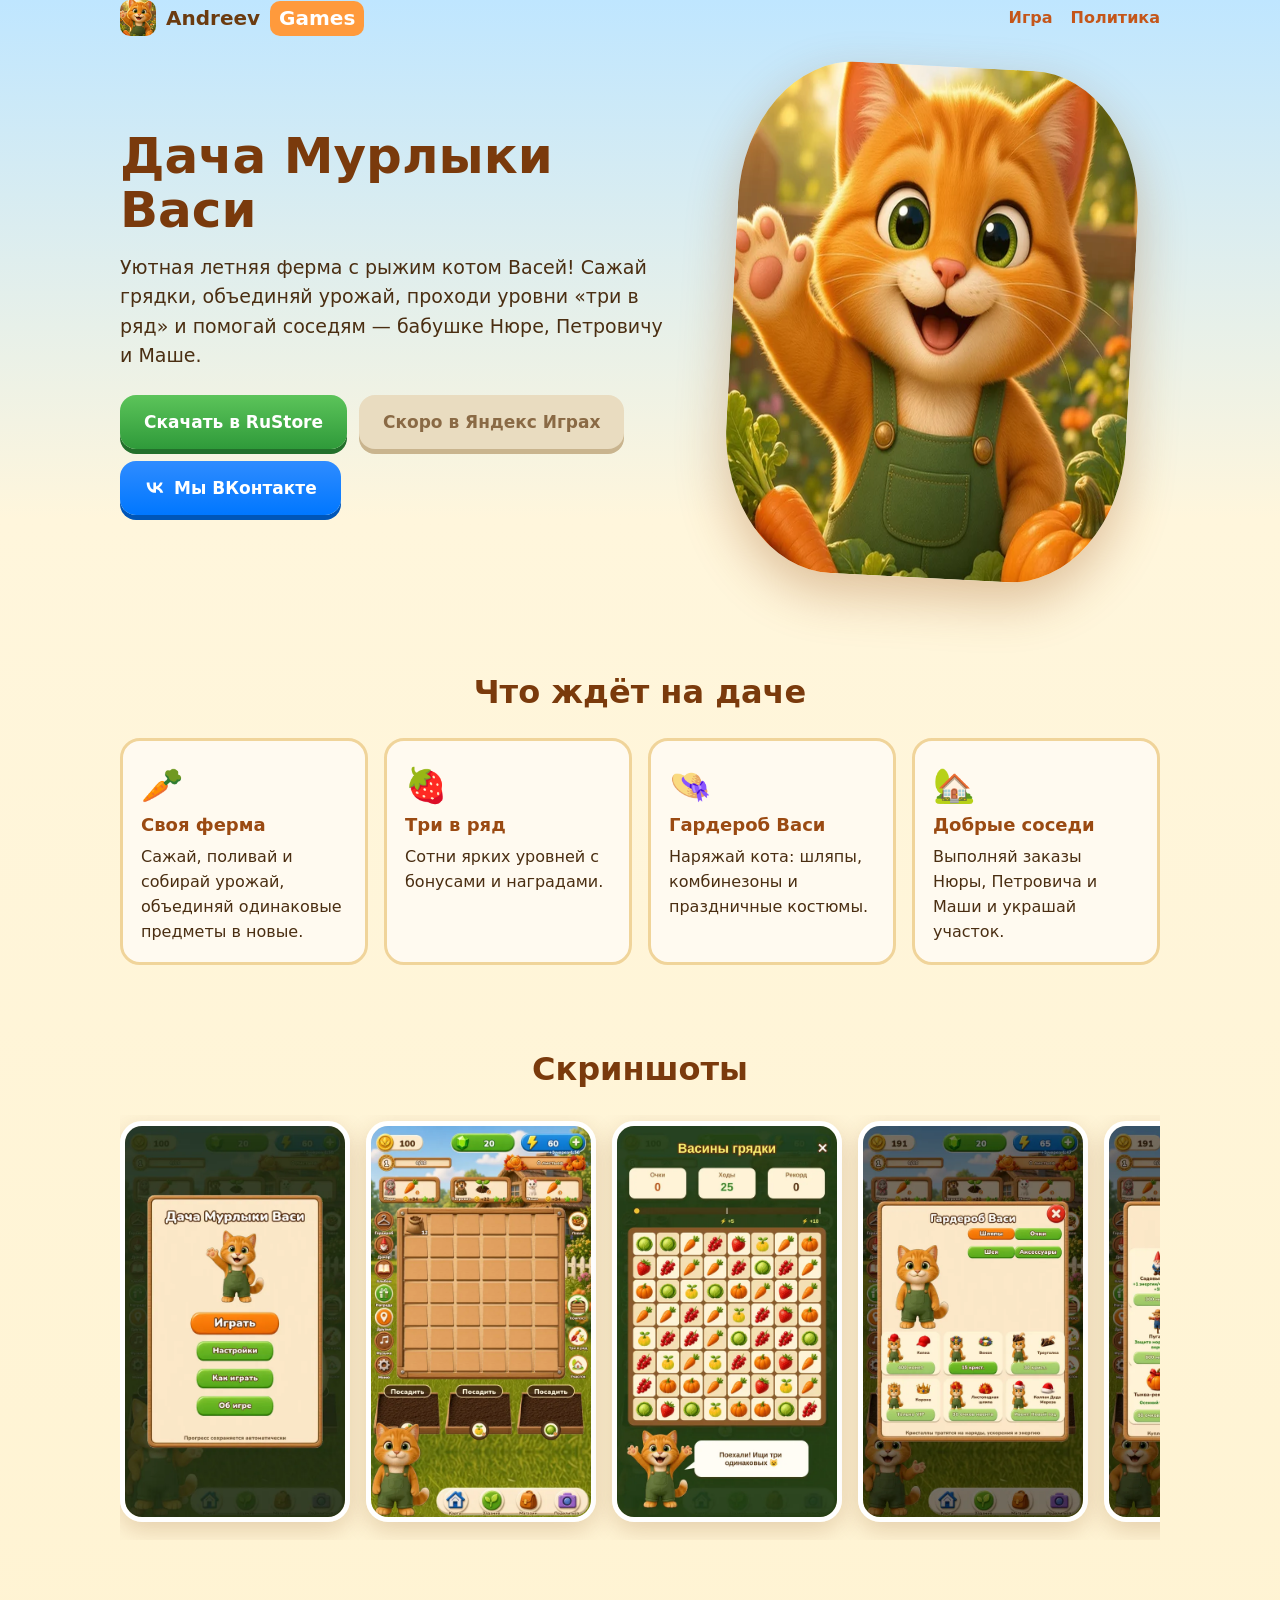
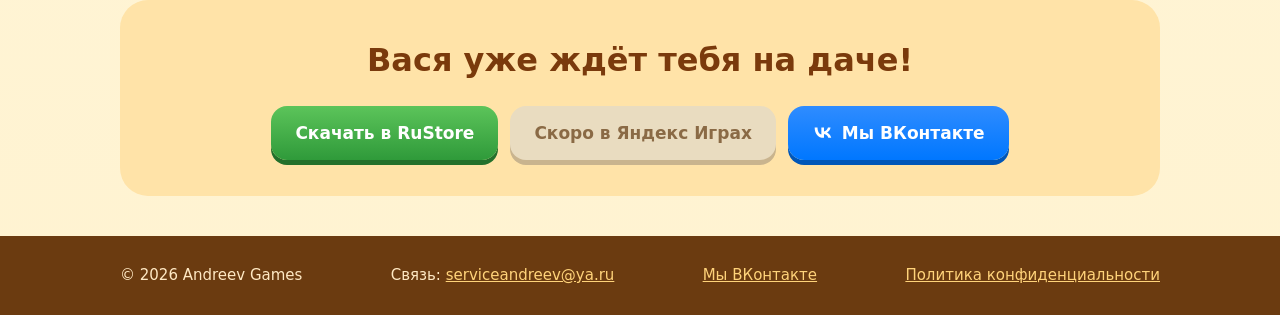
<file: index.html>
<!doctype html><html lang="ru"><head><meta charset="utf-8"><meta name="viewport" content="width=device-width,initial-scale=1"><link rel="icon" href="favicon.png"><link rel="stylesheet" href="style.css"><title>Andreev Games — «Дача Мурлыки Васи»</title><meta name="description" content="Уютная ферма-головоломка с рыжим котом Васей: грядки, слияние, «три в ряд» и добрые соседи."></head><body>
<header class="w"><a class="logo" href="./"><img src="favicon.png" width="36" height="36" alt="" style="border-radius:10px"> Andreev <span>Games</span></a><nav><a href="./#game">Игра</a><a href="privacy.html">Политика</a></nav></header>
<main class="w">
<div class="hero" id="game"><div><h1>Дача Мурлыки Васи</h1><p>Уютная летняя ферма с рыжим котом Васей! Сажай грядки, объединяй урожай, проходи уровни «три в ряд» и помогай соседям — бабушке Нюре, Петровичу и Маше.</p><div class="btns"><a class="btn" href="https://www.rustore.ru/catalog/app/ru.dachavasya.game" target="_blank" rel="noopener">Скачать в RuStore</a><span class="btn soon">Скоро в Яндекс Играх</span><a class="btn vk" href="https://vk.ru/dacha_vasya" target="_blank" rel="noopener"><svg viewBox="0 0 24 24" width="22" height="22" aria-hidden="true"><path fill="currentColor" d="M12.8 17.3C6.6 17.3 3 13 2.9 6h3.1c.1 5.1 2.4 7.3 4.2 7.7V6h2.9v4.4c1.8-.2 3.7-2.2 4.3-4.4h2.9c-.5 2.7-2.5 4.7-3.9 5.5 1.4.7 3.7 2.4 4.6 5.8h-3.2c-.7-2.2-2.4-3.9-4.7-4.1v4.1h-.3z"/></svg>Мы ВКонтакте</a></div></div><img class="icon" src="img/icon.webp" width="512" height="512" alt="Кот Вася"></div>
<section><h2>Что ждёт на даче</h2><div class="cards">
<div class="card"><div class="e">🥕</div><b>Своя ферма</b>Сажай, поливай и собирай урожай, объединяй одинаковые предметы в новые.</div>
<div class="card"><div class="e">🍓</div><b>Три в ряд</b>Сотни ярких уровней с бонусами и наградами.</div>
<div class="card"><div class="e">👒</div><b>Гардероб Васи</b>Наряжай кота: шляпы, комбинезоны и праздничные костюмы.</div>
<div class="card"><div class="e">🏡</div><b>Добрые соседи</b>Выполняй заказы Нюры, Петровича и Маши и украшай участок.</div>
</div></section>
<section><h2>Скриншоты</h2><div class="shots">
<img src="img/1_menu.webp" width="540" height="960" alt="Меню" loading="lazy"><img src="img/2_farm.webp" width="540" height="960" alt="Ферма" loading="lazy"><img src="img/3_match3.webp" width="540" height="960" alt="Три в ряд" loading="lazy"><img src="img/4_wardrobe.webp" width="540" height="960" alt="Гардероб" loading="lazy"><img src="img/5_decor.webp" width="540" height="960" alt="Декор" loading="lazy"><img src="img/6_mini.webp" width="540" height="960" alt="Мини-игра" loading="lazy">
</div></section>
<div class="cta"><h2>Вася уже ждёт тебя на даче!</h2><div class="btns"><a class="btn" href="https://www.rustore.ru/catalog/app/ru.dachavasya.game" target="_blank" rel="noopener">Скачать в RuStore</a><span class="btn soon">Скоро в Яндекс Играх</span><a class="btn vk" href="https://vk.ru/dacha_vasya" target="_blank" rel="noopener"><svg viewBox="0 0 24 24" width="22" height="22" aria-hidden="true"><path fill="currentColor" d="M12.8 17.3C6.6 17.3 3 13 2.9 6h3.1c.1 5.1 2.4 7.3 4.2 7.7V6h2.9v4.4c1.8-.2 3.7-2.2 4.3-4.4h2.9c-.5 2.7-2.5 4.7-3.9 5.5 1.4.7 3.7 2.4 4.6 5.8h-3.2c-.7-2.2-2.4-3.9-4.7-4.1v4.1h-.3z"/></svg>Мы ВКонтакте</a></div></div>
</main><footer><div class="w"><div>© 2026 Andreev Games</div><div>Связь: <a href="mailto:serviceandreev@ya.ru">serviceandreev@ya.ru</a></div><div><a href="https://vk.ru/dacha_vasya" target="_blank" rel="noopener">Мы ВКонтакте</a></div><div><a href="privacy.html">Политика конфиденциальности</a></div></div></footer></body></html>
</file>
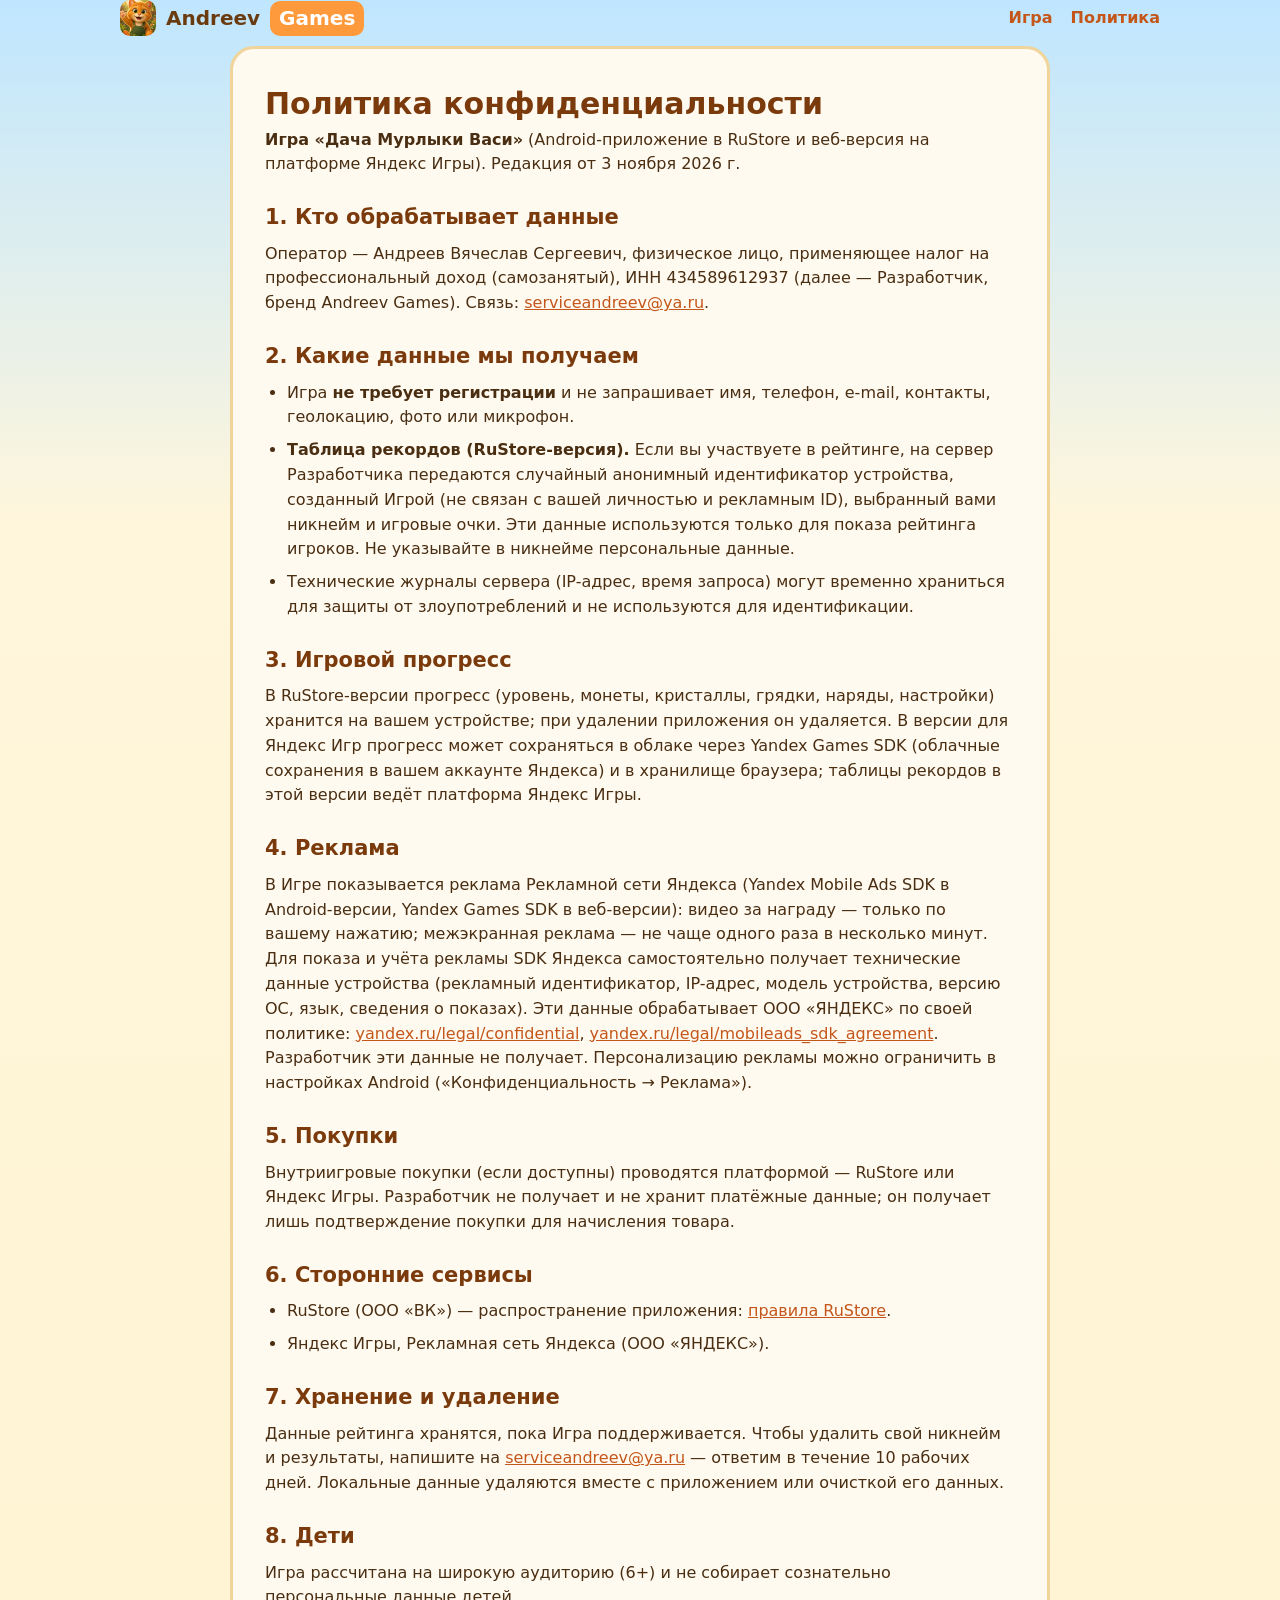
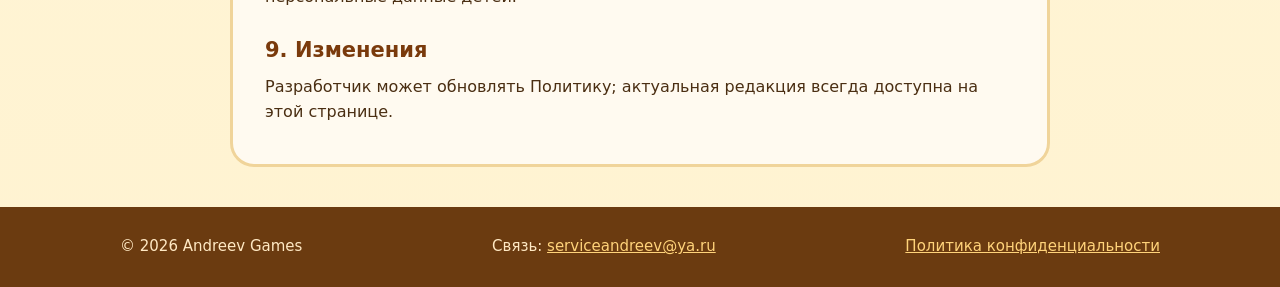
<file: privacy.html>
<!doctype html><html lang="ru"><head><meta charset="utf-8"><meta name="viewport" content="width=device-width,initial-scale=1"><link rel="icon" href="favicon.png"><link rel="stylesheet" href="style.css"><title>Политика конфиденциальности — «Дача Мурлыки Васи»</title></head><body><header class="w"><a class="logo" href="./"><img src="favicon.png" width="36" height="36" alt="" style="border-radius:10px"> Andreev <span>Games</span></a><nav><a href="./#game">Игра</a><a href="privacy.html">Политика</a></nav></header><main class="w"><article class="doc">
<h1>Политика конфиденциальности</h1><p><b>Игра «Дача Мурлыки Васи»</b> (Android-приложение в RuStore и веб-версия на платформе Яндекс Игры). Редакция от 3 ноября 2026 г.</p>
<h2>1. Кто обрабатывает данные</h2><p>Оператор — Андреев Вячеслав Сергеевич, физическое лицо, применяющее налог на профессиональный доход (самозанятый), ИНН 434589612937 (далее — Разработчик, бренд Andreev Games). Связь: <a href="mailto:serviceandreev@ya.ru">serviceandreev@ya.ru</a>.</p>
<h2>2. Какие данные мы получаем</h2><ul><li>Игра <b>не требует регистрации</b> и не запрашивает имя, телефон, e-mail, контакты, геолокацию, фото или микрофон.</li>
<li><b>Таблица рекордов (RuStore-версия).</b> Если вы участвуете в рейтинге, на сервер Разработчика передаются случайный анонимный идентификатор устройства, созданный Игрой (не связан с вашей личностью и рекламным ID), выбранный вами никнейм и игровые очки. Эти данные используются только для показа рейтинга игроков. Не указывайте в никнейме персональные данные.</li>
<li>Технические журналы сервера (IP-адрес, время запроса) могут временно храниться для защиты от злоупотреблений и не используются для идентификации.</li></ul>
<h2>3. Игровой прогресс</h2><p>В RuStore-версии прогресс (уровень, монеты, кристаллы, грядки, наряды, настройки) хранится на вашем устройстве; при удалении приложения он удаляется. В версии для Яндекс Игр прогресс может сохраняться в облаке через Yandex Games SDK (облачные сохранения в вашем аккаунте Яндекса) и в хранилище браузера; таблицы рекордов в этой версии ведёт платформа Яндекс Игры.</p>
<h2>4. Реклама</h2><p>В Игре показывается реклама Рекламной сети Яндекса (Yandex Mobile Ads SDK в Android-версии, Yandex Games SDK в веб-версии): видео за награду — только по вашему нажатию; межэкранная реклама — не чаще одного раза в несколько минут. Для показа и учёта рекламы SDK Яндекса самостоятельно получает технические данные устройства (рекламный идентификатор, IP-адрес, модель устройства, версию ОС, язык, сведения о показах). Эти данные обрабатывает ООО «ЯНДЕКС» по своей политике: <a href="https://yandex.ru/legal/confidential/" rel="noopener">yandex.ru/legal/confidential</a>, <a href="https://yandex.ru/legal/mobileads_sdk_agreement/" rel="noopener">yandex.ru/legal/mobileads_sdk_agreement</a>. Разработчик эти данные не получает. Персонализацию рекламы можно ограничить в настройках Android («Конфиденциальность → Реклама»).</p>
<h2>5. Покупки</h2><p>Внутриигровые покупки (если доступны) проводятся платформой — RuStore или Яндекс Игры. Разработчик не получает и не хранит платёжные данные; он получает лишь подтверждение покупки для начисления товара.</p>
<h2>6. Сторонние сервисы</h2><ul><li>RuStore (ООО «ВК») — распространение приложения: <a href="https://www.rustore.ru/help/legal" rel="noopener">правила RuStore</a>.</li><li>Яндекс Игры, Рекламная сеть Яндекса (ООО «ЯНДЕКС»).</li></ul>
<h2>7. Хранение и удаление</h2><p>Данные рейтинга хранятся, пока Игра поддерживается. Чтобы удалить свой никнейм и результаты, напишите на <a href="mailto:serviceandreev@ya.ru">serviceandreev@ya.ru</a> — ответим в течение 10 рабочих дней. Локальные данные удаляются вместе с приложением или очисткой его данных.</p>
<h2>8. Дети</h2><p>Игра рассчитана на широкую аудиторию (6+) и не собирает сознательно персональные данные детей.</p>
<h2>9. Изменения</h2><p>Разработчик может обновлять Политику; актуальная редакция всегда доступна на этой странице.</p>
</article></main><footer><div class="w"><div>© 2026 Andreev Games</div><div>Связь: <a href="mailto:serviceandreev@ya.ru">serviceandreev@ya.ru</a></div><div><a href="privacy.html">Политика конфиденциальности</a></div></div></footer></body></html>
</file>
<file: style.css>
*{box-sizing:border-box;margin:0}body{font-family:"Trebuchet MS",system-ui,-apple-system,Segoe UI,Roboto,sans-serif;color:#4a2e12;background:linear-gradient(#bfe6ff 0,#fff6dc 520px,#fff3d1 100%);line-height:1.55}
a{color:#c4561a}.w{max-width:1080px;margin:0 auto;padding:0 20px}
header{display:flex;align-items:center;justify-content:space-between;padding:18px 0}.logo{font-weight:800;font-size:20px;color:#6b3b10;text-decoration:none;display:flex;gap:10px;align-items:center}.logo span{background:#ff9a3c;color:#fff;border-radius:10px;padding:2px 9px}
nav a{margin-left:18px;text-decoration:none;font-weight:700}
.hero{display:grid;grid-template-columns:1.2fr 1fr;gap:36px;align-items:center;padding:30px 0 50px}
.hero h1{font-size:50px;line-height:1.08;color:#7a3a0c;margin-bottom:16px}.hero p{font-size:19px;margin-bottom:24px}
.icon{width:100%;max-width:400px;border-radius:28%;box-shadow:0 20px 50px #a0561a55;transform:rotate(3deg);justify-self:center}
.btns{display:flex;flex-wrap:wrap;gap:12px}.btn{display:inline-block;padding:14px 24px;border-radius:16px;font-weight:800;font-size:17px;text-decoration:none;color:#fff;background:linear-gradient(#5cc45a,#2f9a3a);box-shadow:0 5px 0 #23702b}
.btn.soon{background:#e9dcc0;color:#8a6a45;box-shadow:0 5px 0 #c9b48e;cursor:default}
section{padding:40px 0}h2{font-size:32px;color:#7a3a0c;margin-bottom:20px;text-align:center}
.cards{display:grid;grid-template-columns:repeat(4,1fr);gap:16px}.card{background:#fffaf0;border:3px solid #f0d49a;border-radius:20px;padding:18px}.card b{display:block;font-size:18px;margin-bottom:6px;color:#9a4a12}.e{font-size:34px}
.shots{display:flex;gap:16px;overflow-x:auto;padding:6px 4px 18px;scroll-snap-type:x mandatory}.shots img{width:230px;height:auto;border-radius:22px;border:5px solid #fff;box-shadow:0 8px 24px #7a3a0c33;scroll-snap-align:start;flex:none}
.cta{background:#ffe3a8;border-radius:28px;text-align:center;padding:36px 20px;margin:20px 0 40px}.cta .btns{justify-content:center}
footer{background:#6b3b10;color:#ffe9c4;padding:28px 0;font-size:15px}footer a{color:#ffd37a}footer .w{display:flex;flex-wrap:wrap;gap:12px 28px;justify-content:space-between}
.doc{background:#fffaf0;border-radius:24px;padding:32px;margin:10px auto 40px;max-width:820px;border:3px solid #f0d49a}.doc h1{font-size:30px;color:#7a3a0c}.doc h2{text-align:left;font-size:21px;margin:24px 0 8px}.doc p,.doc li{margin-bottom:8px}.doc ul{padding-left:22px}
@media(max-width:820px){.hero{grid-template-columns:1fr;text-align:center;padding-top:10px}.hero h1{font-size:36px}.icon{max-width:230px;grid-row:1}.btns{justify-content:center}.cards{grid-template-columns:1fr 1fr}nav a{margin-left:12px;font-size:15px}.shots img{width:190px}.doc{padding:20px}}
@media(max-width:420px){.cards{grid-template-columns:1fr}.logo{font-size:17px}}
.btn.vk{background:linear-gradient(#2f8cff,#0077ff);box-shadow:0 5px 0 #0056b8;display:inline-flex;align-items:center;gap:8px}
</file>
